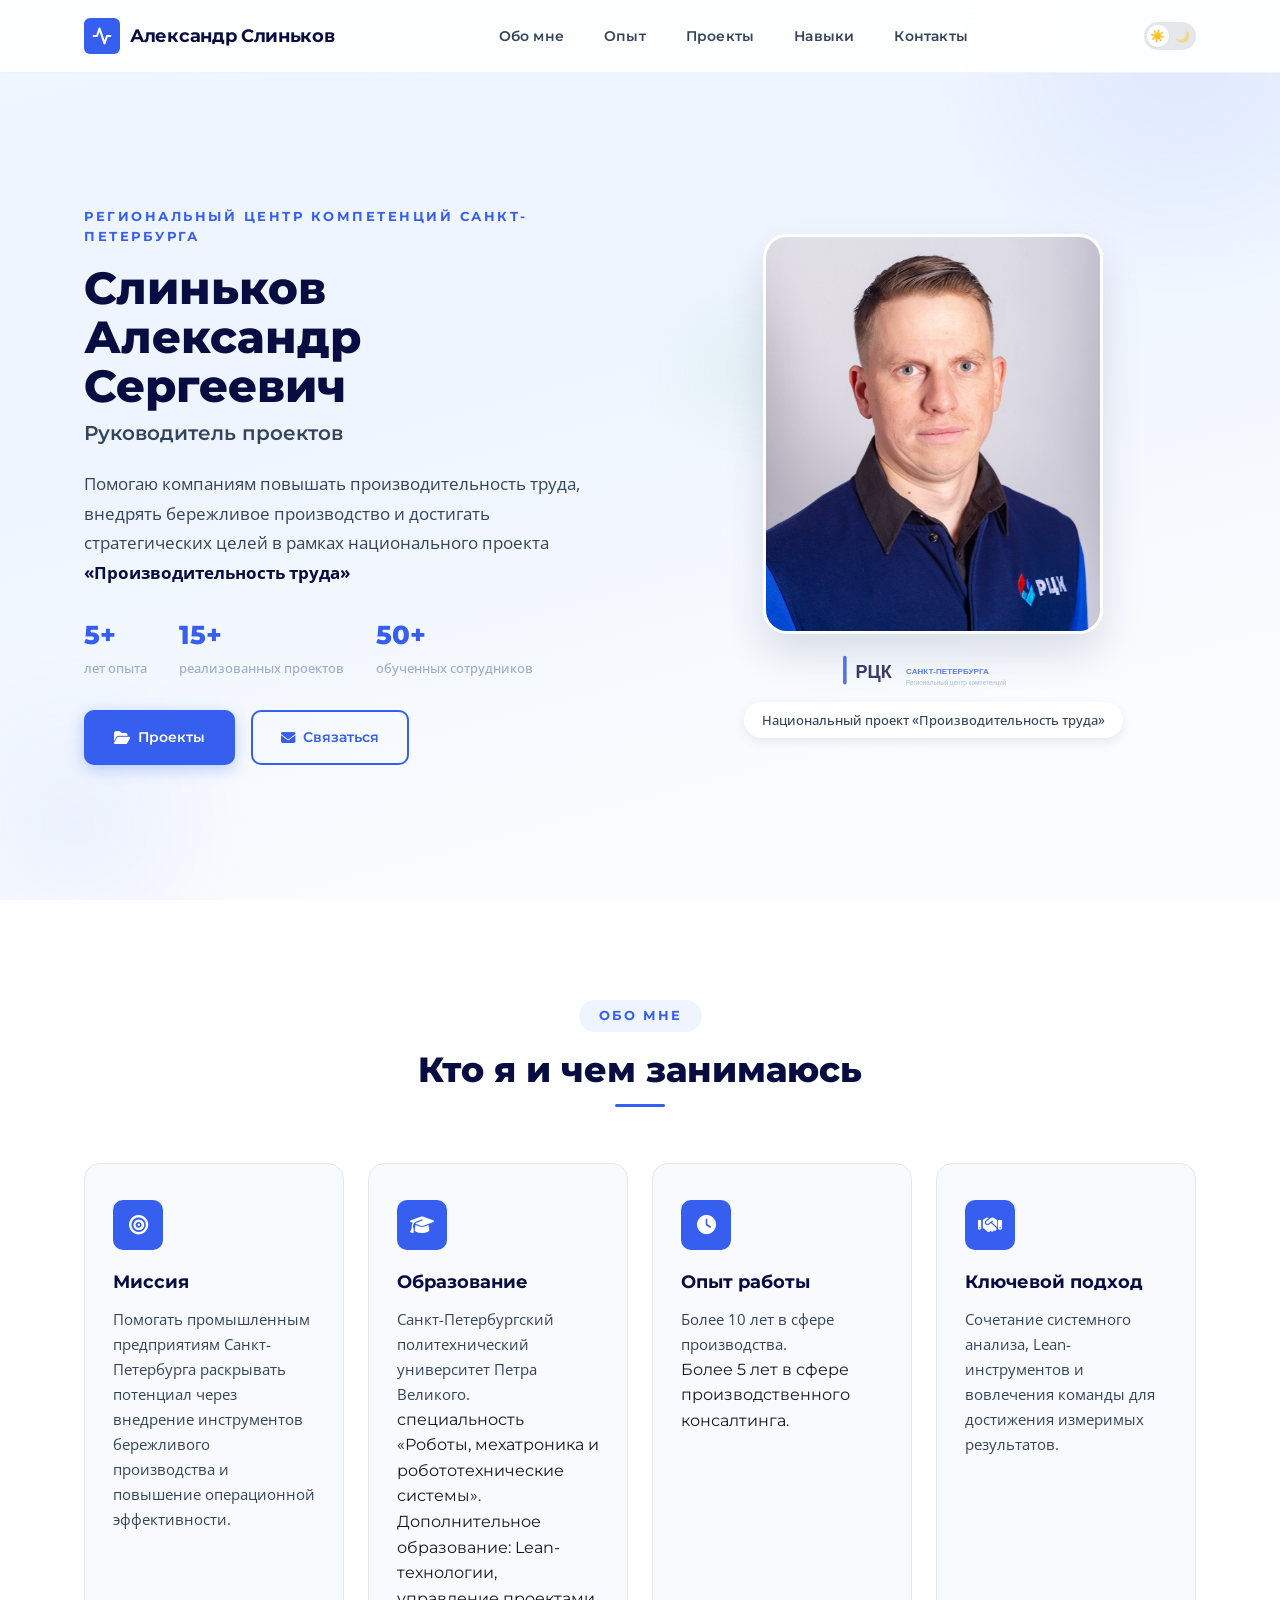
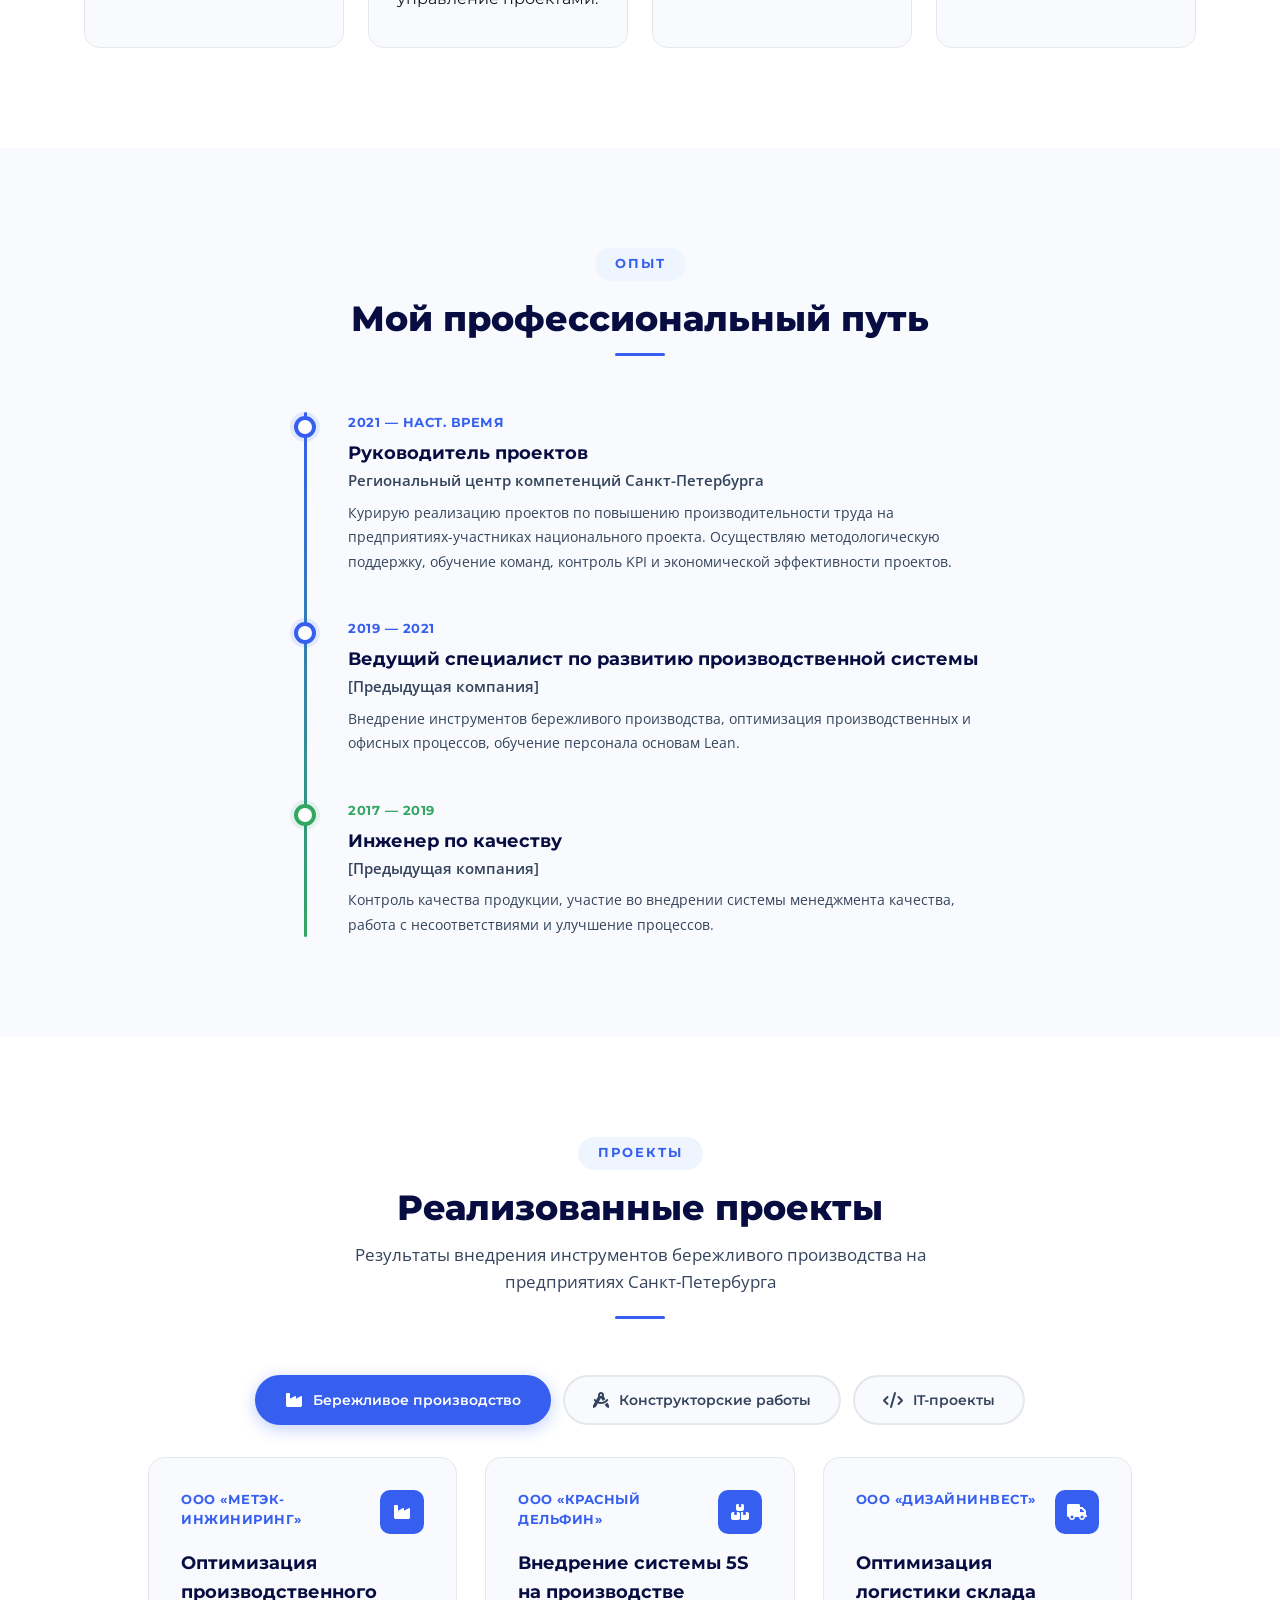
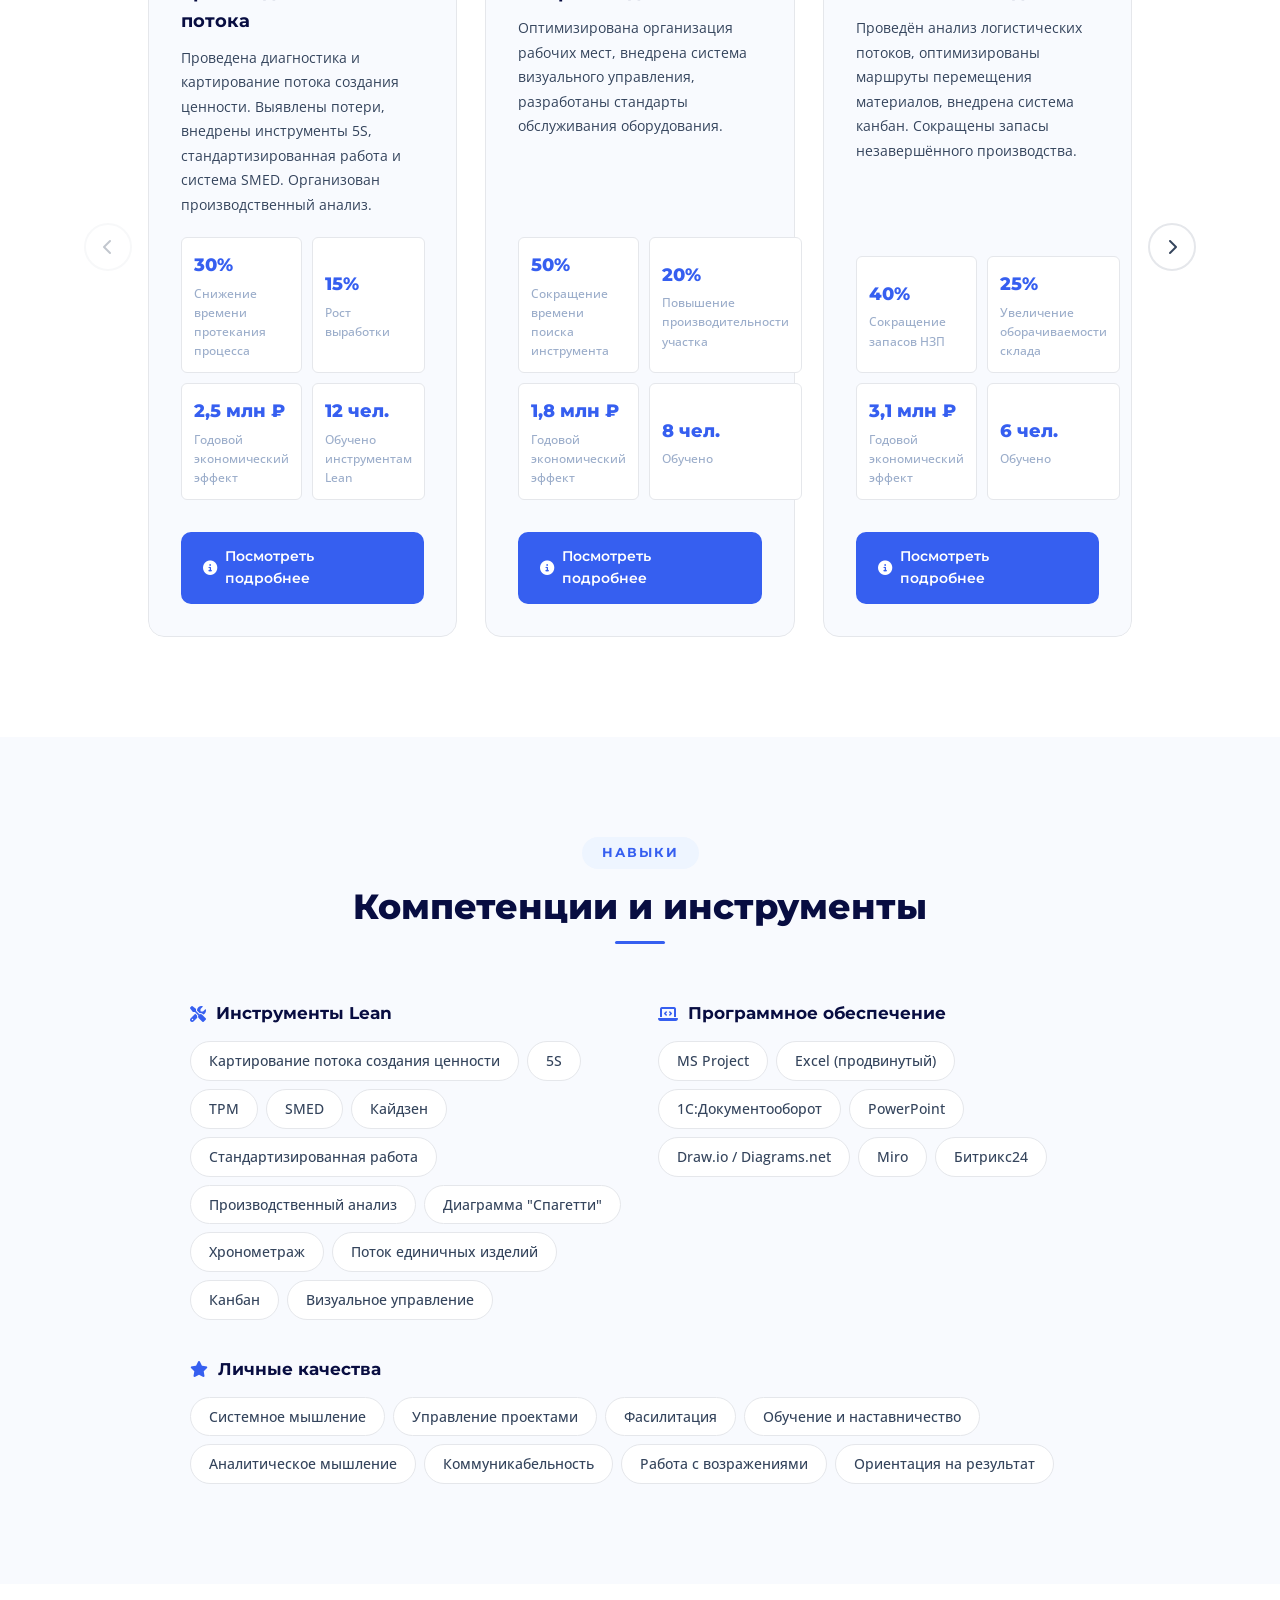
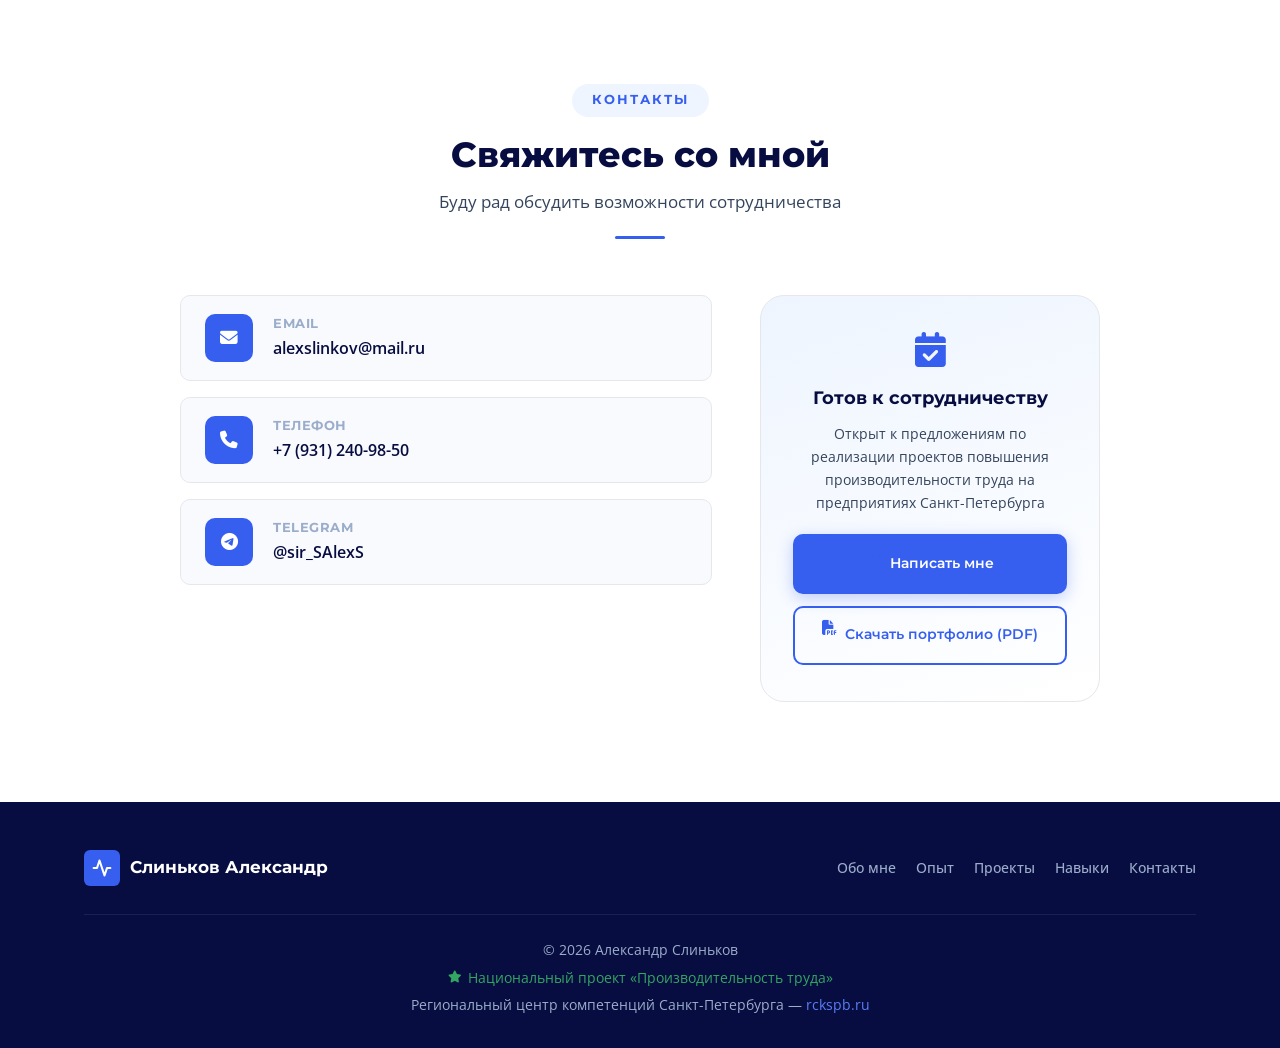
<file: index.html>
<!DOCTYPE html>
<html lang="ru">
<head>
    <meta charset="UTF-8">
    <meta name="viewport" content="width=device-width, initial-scale=1.0">
    <title>Слиньков Александр | Портфолио — РЦК Санкт-Петербурга</title>
    <link rel="stylesheet" href="css/style.css">
    <link rel="preconnect" href="https://fonts.googleapis.com">
    <link rel="preconnect" href="https://fonts.gstatic.com" crossorigin>
    <link href="https://fonts.googleapis.com/css2?family=Montserrat:wght@400;500;600;700;800&family=Open+Sans:wght@400;500;600;700&display=swap" rel="stylesheet">
    <link rel="stylesheet" href="https://cdnjs.cloudflare.com/ajax/libs/font-awesome/6.5.0/css/all.min.css" media="print" onload="this.media='all'">
    <noscript><link rel="stylesheet" href="https://cdnjs.cloudflare.com/ajax/libs/font-awesome/6.5.0/css/all.min.css"></noscript>
</head>
<body>

    <!-- Header / Навигация -->
    <header class="header" id="header">
        <div class="container">
            <nav class="nav">
                <a href="#" class="logo">
                    <span class="logo-icon">
                        <svg width="20" height="20" viewBox="0 0 24 24" fill="none" stroke="currentColor" stroke-width="2.5" stroke-linecap="round" stroke-linejoin="round">
                            <polyline points="22 12 18 12 15 21 9 3 6 12 2 12"></polyline>
                        </svg>
                    </span>
                    <span class="logo-text">Александр Слиньков</span>
                </a>
                <ul class="nav-list" id="navList">
                    <li><a href="#hero" class="nav-link">Обо мне</a></li>
                    <li><a href="#experience" class="nav-link">Опыт</a></li>
                    <li><a href="#projects" class="nav-link">Проекты</a></li>
                    <li><a href="#skills" class="nav-link">Навыки</a></li>
                    <li><a href="#contact" class="nav-link">Контакты</a></li>
                </ul>
                <button class="theme-toggle" id="themeToggle" aria-label="Переключить тему">
                    <span class="theme-toggle-icon sun">☀️</span>
                    <span class="theme-toggle-icon moon">🌙</span>
                </button>
                <button class="burger" id="burger" aria-label="Меню">
                    <span></span><span></span><span></span>
                </button>
            </nav>
        </div>
    </header>

    <!-- Hero -->
    <section class="hero" id="hero">
        <div class="container">
            <div class="hero-content">
                <div class="hero-text">
                    <p class="hero-label">Региональный центр компетенций Санкт-Петербурга</p>
                    <h1 class="hero-title">
                        <span class="hero-name" id="heroName">Слиньков Александр Сергеевич</span>
                        <span class="hero-role">Руководитель проектов</span>
                    </h1>
                    <p class="hero-desc" id="heroDesc">
                        Помогаю компаниям повышать производительность труда, внедрять бережливое производство 
                        и достигать стратегических целей в рамках национального проекта 
                        <strong>«Производительность труда»</strong>
                    </p>
                    <div class="hero-stats">
                        <div class="hero-stat">
                            <span class="hero-stat-value">5+</span>
                            <span class="hero-stat-label">лет опыта</span>
                        </div>
                        <div class="hero-stat">
                            <span class="hero-stat-value">15+</span>
                            <span class="hero-stat-label">реализованных проектов</span>
                        </div>
                        <div class="hero-stat">
                            <span class="hero-stat-value">50+</span>
                            <span class="hero-stat-label">обученных сотрудников</span>
                        </div>
                    </div>
                    <div class="hero-btns">
                        <a href="#projects" class="btn btn-primary">
                            <i class="fas fa-folder-open"></i> Проекты
                        </a>
                        <a href="#contact" class="btn btn-outline">
                            <i class="fas fa-envelope"></i> Связаться
                        </a>
                    </div>
                </div>
                <div class="hero-photo">
                    <div class="photo-frame" id="photoFrame">
                        <div class="photo-placeholder">
                            <i class="fas fa-user-circle"></i>
                        </div>
                    </div>
                    <div class="hero-brands">
                        <img src="img/rck-logo.svg" alt="РЦК" class="brand-logo" onerror="this.style.display='none'">
                        <span class="hero-badge">Национальный проект «Производительность труда»</span>
                    </div>
                </div>
            </div>
        </div>
        <div class="hero-shapes">
            <div class="hero-shape hero-shape-1"></div>
            <div class="hero-shape hero-shape-2"></div>
            <div class="hero-shape hero-shape-3"></div>
        </div>
    </section>

    <!-- About -->
    <section class="section about" id="about">
        <div class="container">
            <div class="section-header">
                <span class="section-tag">Обо мне</span>
                <h2 class="section-title">Кто я и чем занимаюсь</h2>
                <div class="section-divider"></div>
            </div>
            <div class="about-grid">
                <div class="about-card">
                    <div class="about-icon"><i class="fas fa-bullseye"></i></div>
                    <h3>Миссия</h3>
                    <p id="aboutMission">Помогать промышленным предприятиям Санкт-Петербурга раскрывать потенциал через внедрение инструментов бережливого производства и повышение операционной эффективности.</p>
                </div>
                <div class="about-card">
                    <div class="about-icon"><i class="fas fa-graduation-cap"></i></div>
                    <h3>Образование</h3>
                    <p id="aboutEducation">Санкт-Петербургский политехнический университет Петра Великого.</p>специальность «Роботы, мехатроника и робототехнические системы». Дополнительное образование: Lean-технологии, управление проектами.</p>
                </div>
                <div class="about-card">
                    <div class="about-icon"><i class="fas fa-clock"></i></div>
                    <h3>Опыт работы</h3>
                    <p id="aboutExperience">Более 10 лет в сфере производства.</p>Более 5 лет в сфере производственного консалтинга.</p> 
                </div>
                <div class="about-card">
                    <div class="about-icon"><i class="fas fa-handshake"></i></div>
                    <h3>Ключевой подход</h3>
                    <p id="aboutApproach">Сочетание системного анализа, Lean-инструментов и вовлечения команды для достижения измеримых результатов.</p>
                </div>
            </div>
        </div>
    </section>

    <!-- Experience -->
    <section class="section experience" id="experience">
        <div class="container">
            <div class="section-header">
                <span class="section-tag">Опыт</span>
                <h2 class="section-title">Мой профессиональный путь</h2>
                <div class="section-divider"></div>
            </div>
            <div class="timeline" id="timeline"></div>
        </div>
    </section>

    <!-- Projects -->
    <section class="section projects" id="projects">
        <div class="container">
            <div class="section-header">
                <span class="section-tag">Проекты</span>
                <h2 class="section-title">Реализованные проекты</h2>
                <p class="section-subtitle">Результаты внедрения инструментов бережливого производства на предприятиях Санкт-Петербурга</p>
                <div class="section-divider"></div>
            </div>
            <div class="projects-tabs">
                <button class="projects-tab active" data-tab="lean">
                    <i class="fas fa-industry"></i>
                    Бережливое производство
                </button>
                <button class="projects-tab" data-tab="engineering">
                    <i class="fas fa-drafting-compass"></i>
                    Конструкторские работы
                </button>
                <button class="projects-tab" data-tab="it">
                    <i class="fas fa-code"></i>
                    IT-проекты
                </button>
            </div>
            <div class="projects-carousel">
                <button class="carousel-btn carousel-prev" id="carouselPrev" aria-label="Предыдущий">
                    <i class="fas fa-chevron-left"></i>
                </button>
                <div class="projects-carousel-viewport">
                    <div class="projects-carousel-track" id="projectsTrack"></div>
                </div>
                <button class="carousel-btn carousel-next" id="carouselNext" aria-label="Следующий">
                    <i class="fas fa-chevron-right"></i>
                </button>
            </div>
        </div>
    </section>

    <!-- Skills -->
    <section class="section skills" id="skills">
        <div class="container">
            <div class="section-header">
                <span class="section-tag">Навыки</span>
                <h2 class="section-title">Компетенции и инструменты</h2>
                <div class="section-divider"></div>
            </div>
            <div class="skills-content">
                <div class="skills-row">
                    <div class="skills-category">
                        <h3><i class="fas fa-tools"></i> Инструменты Lean</h3>
                        <div class="skills-tags" id="skillsLean"></div>
                    </div>
                    <div class="skills-category">
                        <h3><i class="fas fa-laptop-code"></i> Программное обеспечение</h3>
                        <div class="skills-tags" id="skillsSoftware"></div>
                    </div>
                </div>
                <div class="skills-category skills-category-full">
                    <h3><i class="fas fa-star"></i> Личные качества</h3>
                    <div class="skills-tags" id="skillsPersonal"></div>
                </div>
            </div>
        </div>
    </section>

    <!-- Contact -->
    <section class="section contact" id="contact">
        <div class="container">
            <div class="section-header">
                <span class="section-tag">Контакты</span>
                <h2 class="section-title">Свяжитесь со мной</h2>
                <p class="section-subtitle">Буду рад обсудить возможности сотрудничества</p>
                <div class="section-divider"></div>
            </div>
            <div class="contact-content">
                <div class="contact-info">
                    <div class="contact-item">
                        <div class="contact-icon"><i class="fas fa-envelope"></i></div>
                        <div>
                            <h4>Email</h4>
                            <a href="#" id="contactEmail" data-contact="email">[email]</a>
                        </div>
                    </div>
                    <div class="contact-item">
                        <div class="contact-icon"><i class="fas fa-phone"></i></div>
                        <div>
                            <h4>Телефон</h4>
                            <a href="#" id="contactPhone" data-contact="phone">[телефон]</a>
                        </div>
                    </div>
                    <div class="contact-item">
                        <div class="contact-icon"><i class="fab fa-telegram"></i></div>
                        <div>
                            <h4>Telegram</h4>
                            <a href="#" id="contactTelegram" data-contact="telegram">[@username]</a>
                        </div>
                    </div>
                </div>
                <div class="contact-cta">
                    <div class="cta-card">
                        <i class="fas fa-calendar-check"></i>
                        <h3>Готов к сотрудничеству</h3>
                        <p>Открыт к предложениям по реализации проектов повышения производительности труда на предприятиях Санкт-Петербурга</p>
                        <a href="mailto:alexslinkov@mail.ru" class="btn btn-primary">
                            <i class="fas fa-envelope"></i> Написать мне
                        </a>
                        <a href="#" id="downloadPdfBtn" class="btn btn-outline" style="margin-top: 12px;">
                            <i class="fas fa-file-pdf"></i> Скачать портфолио (PDF)
                        </a>
                    </div>
                </div>
            </div>
        </div>
    </section>

    <!-- Footer -->
    <footer class="footer">
        <div class="container">
            <div class="footer-top">
                <div class="footer-brand">
                    <span class="footer-logo">
                        <svg width="20" height="20" viewBox="0 0 24 24" fill="none" stroke="currentColor" stroke-width="2.5" stroke-linecap="round" stroke-linejoin="round">
                            <polyline points="22 12 18 12 15 21 9 3 6 12 2 12"></polyline>
                        </svg>
                    </span>
                    <span>Слиньков Александр</span>
                </div>
                <div class="footer-links">
                    <a href="#hero">Обо мне</a>
                    <a href="#experience">Опыт</a>
                    <a href="#projects">Проекты</a>
                    <a href="#skills">Навыки</a>
                    <a href="#contact">Контакты</a>
                </div>
            </div>
            <div class="footer-bottom">
                <p>&copy; <span id="year"></span> Александр Слиньков </p>
                <p class="footer-np">
                    <i class="fas fa-star"></i> Национальный проект «Производительность труда»
                </p>
                <p class="footer-rck">Региональный центр компетенций Санкт-Петербурга — <a href="https://rckspb.ru" target="_blank" rel="noopener">rckspb.ru</a></p>
            </div>
        </div>
    </footer>

    <script src="js/data.js"></script>
    <script src="js/script.js"></script>
    <script src="js/projects.js"></script>
</body>
</html>
</file>
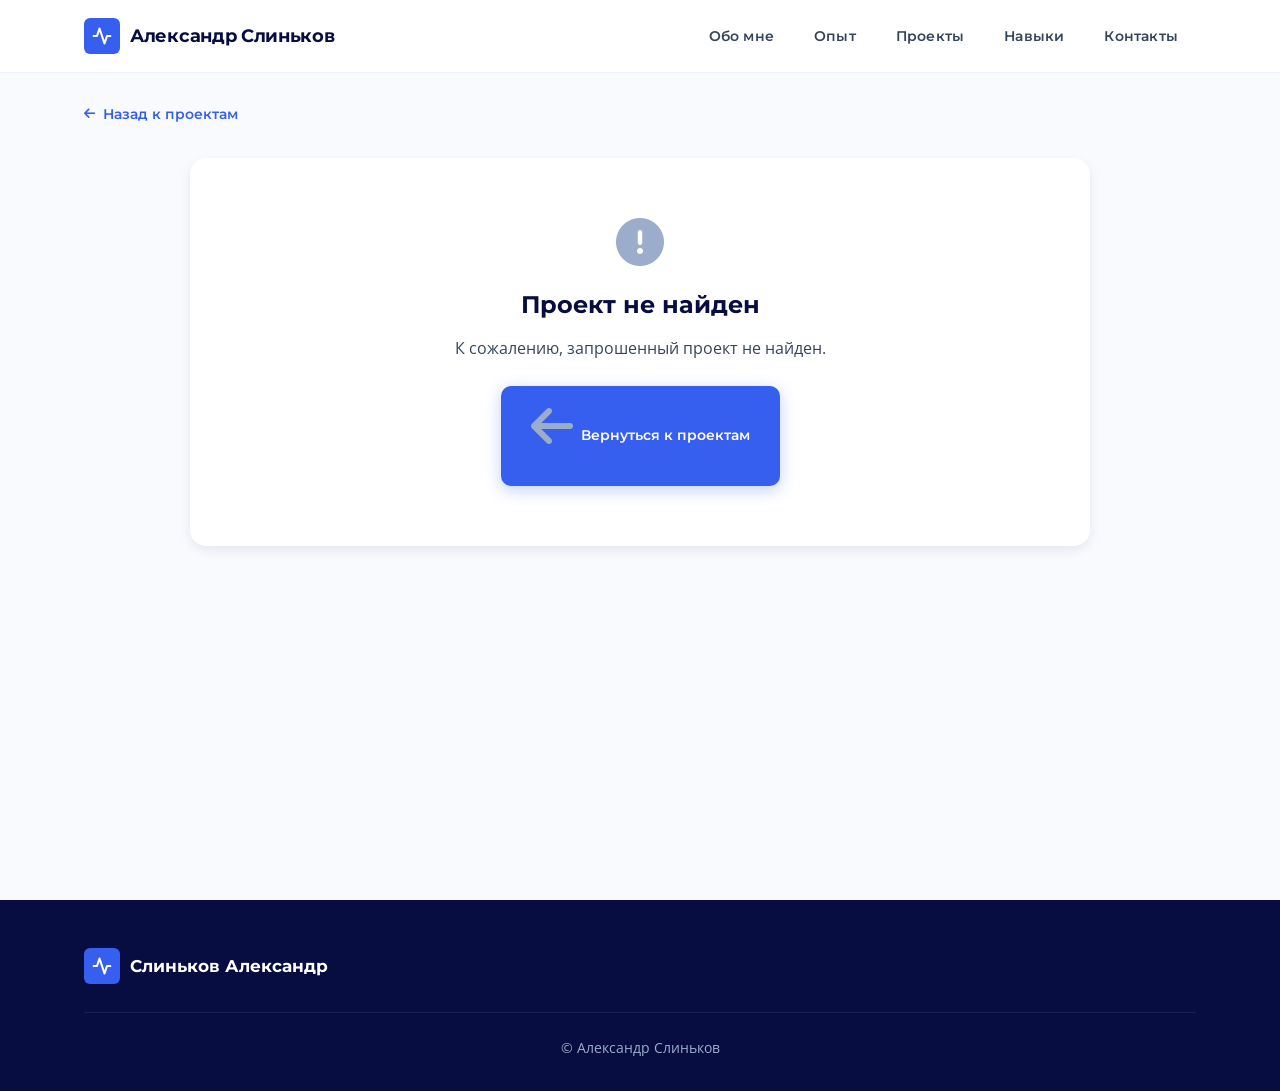
<file: project.html>
<!DOCTYPE html>
<html lang="ru">
<head>
    <meta charset="UTF-8">
    <meta name="viewport" content="width=device-width, initial-scale=1.0">
    <title>Проект | Портфолио</title>
    <link rel="stylesheet" href="css/style.css">
    <link rel="preconnect" href="https://fonts.googleapis.com">
    <link rel="preconnect" href="https://fonts.gstatic.com" crossorigin>
    <link href="https://fonts.googleapis.com/css2?family=Montserrat:wght@400;500;600;700;800&family=Open+Sans:wght@400;500;600;700&display=swap" rel="stylesheet">
    <link rel="stylesheet" href="https://cdnjs.cloudflare.com/ajax/libs/font-awesome/6.5.0/css/all.min.css" media="print" onload="this.media='all'">
    <noscript><link rel="stylesheet" href="https://cdnjs.cloudflare.com/ajax/libs/font-awesome/6.5.0/css/all.min.css"></noscript>
</head>
<body>

    <!-- Header / Навигация -->
    <header class="header" id="header">
        <div class="container">
            <nav class="nav">
                <a href="index.html" class="logo">
                    <span class="logo-icon">
                        <svg width="20" height="20" viewBox="0 0 24 24" fill="none" stroke="currentColor" stroke-width="2.5" stroke-linecap="round" stroke-linejoin="round">
                            <polyline points="22 12 18 12 15 21 9 3 6 12 2 12"></polyline>
                        </svg>
                    </span>
                    <span class="logo-text">Александр Слиньков</span>
                </a>
                <ul class="nav-list" id="navList">
                    <li><a href="index.html#hero" class="nav-link">Обо мне</a></li>
                    <li><a href="index.html#experience" class="nav-link">Опыт</a></li>
                    <li><a href="index.html#projects" class="nav-link">Проекты</a></li>
                    <li><a href="index.html#skills" class="nav-link">Навыки</a></li>
                    <li><a href="index.html#contact" class="nav-link">Контакты</a></li>
                </ul>
                <button class="burger" id="burger" aria-label="Меню">
                    <span></span><span></span><span></span>
                </button>
            </nav>
        </div>
    </header>

    <!-- Project Detail -->
    <section class="section project-detail">
        <div class="container">
            <a href="index.html#projects" class="back-link">
                <i class="fas fa-arrow-left"></i>
                Назад к проектам
            </a>
            
            <div class="project-detail-content" id="projectDetail">
                <!-- Контент загружается динамически -->
            </div>
        </div>
    </section>

    <!-- Footer -->
    <footer class="footer">
        <div class="container">
            <div class="footer-top">
                <div class="footer-brand">
                    <span class="footer-logo">
                        <svg width="20" height="20" viewBox="0 0 24 24" fill="none" stroke="currentColor" stroke-width="2.5" stroke-linecap="round" stroke-linejoin="round">
                            <polyline points="22 12 18 12 15 21 9 3 6 12 2 12"></polyline>
                        </svg>
                    </span>
                    <span>Слиньков Александр</span>
                </div>
            </div>
            <div class="footer-bottom">
                <p>&copy; <span id="year"></span> Александр Слиньков</p>
            </div>
        </div>
    </footer>

    <script src="js/data.js"></script>
    <script src="js/project-detail.js"></script>
</body>
</html>
</file>
<file: css/style.css>
/* =============================================
   СТИЛИ ПОРТФОЛИО — Корпоративный стиль РЦК
   Цветовая палитра и шрифты с сайта rckspb.ru
   ============================================= */

/* ===== RESET & BASE ===== */
*,
*::before,
*::after {
    margin: 0;
    padding: 0;
    box-sizing: border-box;
}

:root {
    /* Основные цвета РЦК */
    --primary: #365FF0;
    --primary-dark: #2348C4;
    --primary-light: #5A7DF5;
    --primary-bg: #EEF5FF;

    /* Дополнительные цвета */
    --accent: #33A661;
    --accent-warm: #F2CF68;

    /* Тёмные */
    --dark-primary: #080D41;
    --dark-secondary: #4B6B9B;
    --content-primary: #111822;
    --content-secondary: #34445C;
    --supporting: #9BADCA;

    /* Серые */
    --gray-900: #111822;
    --gray-800: #1f2937;
    --gray-700: #34445C;
    --gray-600: #4B6B9B;
    --gray-500: #6b7280;
    --gray-400: #9BADCA;
    --gray-300: #D8E1EF;
    --gray-200: #e5e7eb;
    --gray-100: #f3f4f6;
    --gray-50: #F8FAFE;
    --white: #ffffff;

    /* Тени */
    --shadow-sm: 0 1px 2px rgba(8, 13, 65, 0.05);
    --shadow-md: 0 4px 12px rgba(8, 13, 65, 0.08);
    --shadow-lg: 0 10px 24px rgba(8, 13, 65, 0.1);
    --shadow-xl: 0 20px 40px rgba(8, 13, 65, 0.12);

    /* Скругления */
    --radius-sm: 6px;
    --radius-md: 10px;
    --radius-lg: 16px;
    --radius-xl: 24px;

    /* Анимация */
    --transition: 0.3s cubic-bezier(0.4, 0, 0.2, 1);
}

/* ===== ТЁМНАЯ ТЕМА ===== */
[data-theme="dark"] {
    --primary: #5A7DF5;
    --primary-dark: #365FF0;
    --primary-light: #8099F8;
    --primary-bg: #1A2245;

    --dark-primary: #E8ECF4;
    --dark-secondary: #9BADCA;
    --content-primary: #E8ECF4;
    --content-secondary: #B0C0D8;
    --supporting: #6B7FA0;

    --gray-900: #E8ECF4;
    --gray-800: #C8D4E6;
    --gray-700: #B0C0D8;
    --gray-600: #8A9FBF;
    --gray-500: #6B7FA0;
    --gray-400: #546888;
    --gray-300: #3A4A66;
    --gray-200: #2A3852;
    --gray-100: #1E2A40;
    --gray-50: #131D30;
    --white: #162033;

    --shadow-sm: 0 1px 2px rgba(0, 0, 0, 0.3);
    --shadow-md: 0 4px 12px rgba(0, 0, 0, 0.35);
    --shadow-lg: 0 10px 24px rgba(0, 0, 0, 0.4);
    --shadow-xl: 0 20px 40px rgba(0, 0, 0, 0.5);
}

/* Переключатель темы */
.theme-toggle {
    position: relative;
    width: 52px;
    height: 28px;
    background: var(--gray-200);
    border-radius: 28px;
    border: none;
    cursor: pointer;
    transition: var(--transition);
    margin-left: 12px;
    flex-shrink: 0;
}

.theme-toggle::after {
    content: '';
    position: absolute;
    top: 3px;
    left: 3px;
    width: 22px;
    height: 22px;
    background: var(--white);
    border-radius: 50%;
    transition: var(--transition);
    box-shadow: var(--shadow-sm);
}

[data-theme="dark"] .theme-toggle {
    background: var(--primary);
}

[data-theme="dark"] .theme-toggle::after {
    left: 27px;
    background: var(--white);
}

.theme-toggle-icon {
    position: absolute;
    top: 50%;
    transform: translateY(-50%);
    font-size: 0.75rem;
    pointer-events: none;
    z-index: 1;
    transition: var(--transition);
}

.theme-toggle-icon.sun {
    left: 6px;
    color: #F59E0B;
    opacity: 1;
}

.theme-toggle-icon.moon {
    right: 6px;
    color: #6B7280;
    opacity: 0.5;
}

[data-theme="dark"] .theme-toggle-icon.sun {
    opacity: 0.5;
}

[data-theme="dark"] .theme-toggle-icon.moon {
    opacity: 1;
    color: #FDE68A;
}

/* Тёмная тема: Header */
[data-theme="dark"] .header {
    background: rgba(22, 32, 51, 0.92);
    border-bottom-color: rgba(42, 56, 82, 0.6);
}

[data-theme="dark"] .header.scrolled {
    border-bottom-color: rgba(54, 95, 240, 0.2);
}

[data-theme="dark"] .burger span {
    background: #E8ECF4;
}

/* Тёмная тема: Hero */
[data-theme="dark"] .hero {
    background: linear-gradient(165deg, #0B1120 0%, #131D30 40%, #162033 80%);
}

[data-theme="dark"] .hero-desc strong {
    color: #E8ECF4;
}

[data-theme="dark"] .hero-badge {
    background: #1E2A40;
    color: #B0C0D8;
    box-shadow: 0 4px 12px rgba(0, 0, 0, 0.3);
}

/* Тёмная тема: Footer */
[data-theme="dark"] .footer {
    background: #060B18;
}

[data-theme="dark"] .footer-brand {
    color: #ffffff;
}

[data-theme="dark"] .footer-links a {
    color: #9BADCA;
}

[data-theme="dark"] .footer-links a:hover {
    color: #ffffff;
}

/* Тёмная тема: CTA card */
[data-theme="dark"] .cta-card {
    background: linear-gradient(160deg, #1A2245, #162033);
    border-color: #2A3852;
}

html {
    scroll-behavior: smooth;
    scroll-padding-top: 80px;
}

body {
    font-family: 'Montserrat', 'Open Sans', -apple-system, BlinkMacSystemFont, sans-serif;
    background: var(--gray-50);
    color: var(--content-primary);
    line-height: 1.6;
    overflow-x: hidden;
}

a {
    text-decoration: none;
    color: inherit;
}

ul {
    list-style: none;
}

img {
    max-width: 100%;
    display: block;
}

.container {
    max-width: 1160px;
    margin: 0 auto;
    padding: 0 24px;
}

.section {
    padding: 100px 0;
}

.section-header {
    text-align: center;
    margin-bottom: 56px;
}

.section-tag {
    display: inline-flex;
    align-items: center;
    background: var(--primary-bg);
    color: var(--primary);
    font-family: 'Montserrat', sans-serif;
    font-size: 0.8rem;
    font-weight: 700;
    text-transform: uppercase;
    letter-spacing: 2px;
    padding: 6px 20px;
    border-radius: 50px;
    margin-bottom: 16px;
}

.section-title {
    font-family: 'Montserrat', sans-serif;
    font-size: 2.2rem;
    font-weight: 800;
    color: var(--dark-primary);
    margin-bottom: 12px;
    line-height: 1.25;
}

.section-subtitle {
    font-family: 'Open Sans', sans-serif;
    font-size: 1.05rem;
    color: var(--content-secondary);
    max-width: 620px;
    margin: 0 auto 20px;
    line-height: 1.6;
}

.section-divider {
    width: 50px;
    height: 3px;
    background: var(--primary);
    border-radius: 3px;
    margin: 0 auto;
}

/* ===== HEADER ===== */
.header {
    position: fixed;
    top: 0;
    left: 0;
    right: 0;
    z-index: 1000;
    background: rgba(255, 255, 255, 0.92);
    backdrop-filter: blur(20px);
    -webkit-backdrop-filter: blur(20px);
    border-bottom: 1px solid rgba(222, 234, 255, 0.5);
    transition: var(--transition);
}

.header.scrolled {
    box-shadow: var(--shadow-md);
    border-bottom-color: var(--primary-bg);
}

.nav {
    display: flex;
    align-items: center;
    justify-content: space-between;
    height: 72px;
}

.logo {
    display: flex;
    align-items: center;
    gap: 10px;
    font-family: 'Montserrat', sans-serif;
    font-weight: 700;
    font-size: 1.15rem;
    color: var(--dark-primary);
}

.logo-icon {
    width: 36px;
    height: 36px;
    display: flex;
    align-items: center;
    justify-content: center;
    background: var(--primary);
    color: var(--white);
    border-radius: var(--radius-sm);
}

.logo-text {
    letter-spacing: -0.3px;
}

.nav-list {
    display: flex;
    gap: 4px;
}

.nav-link {
    padding: 8px 18px;
    font-family: 'Montserrat', sans-serif;
    font-size: 0.85rem;
    font-weight: 600;
    color: var(--content-secondary);
    border-radius: var(--radius-sm);
    transition: var(--transition);
    letter-spacing: 0.2px;
}

.nav-link:hover {
    color: var(--primary);
    background: var(--primary-bg);
}

.burger {
    display: none;
    flex-direction: column;
    gap: 5px;
    background: none;
    border: none;
    cursor: pointer;
    padding: 4px;
}

.burger span {
    display: block;
    width: 24px;
    height: 2.5px;
    background: var(--dark-primary);
    border-radius: 3px;
    transition: var(--transition);
}

.burger.active span:nth-child(1) {
    transform: rotate(45deg) translate(5px, 5px);
}

.burger.active span:nth-child(2) {
    opacity: 0;
}

.burger.active span:nth-child(3) {
    transform: rotate(-45deg) translate(5px, -5px);
}

/* ===== HERO ===== */
.hero {
    min-height: 100vh;
    display: flex;
    align-items: center;
    position: relative;
    overflow: hidden;
    padding-top: 72px;
    background: linear-gradient(165deg, #F0F5FF 0%, #EEF5FF 40%, #FAFCFE 80%);
}

.hero-content {
    display: grid;
    grid-template-columns: 1fr 1fr;
    gap: 60px;
    align-items: center;
    position: relative;
    z-index: 2;
}

.hero-label {
    font-family: 'Montserrat', sans-serif;
    font-size: 0.8rem;
    font-weight: 700;
    color: var(--primary);
    text-transform: uppercase;
    letter-spacing: 2.5px;
    margin-bottom: 16px;
}

.hero-title {
    display: flex;
    flex-direction: column;
    gap: 6px;
    margin-bottom: 20px;
}

.hero-name {
    font-family: 'Montserrat', sans-serif;
    font-size: 2.8rem;
    font-weight: 800;
    color: var(--dark-primary);
    line-height: 1.1;
}

.hero-role {
    font-family: 'Montserrat', sans-serif;
    font-size: 1.25rem;
    font-weight: 600;
    color: var(--content-secondary);
}

.hero-desc {
    font-family: 'Open Sans', sans-serif;
    font-size: 1.05rem;
    color: var(--content-secondary);
    line-height: 1.75;
    margin-bottom: 28px;
    max-width: 520px;
}

.hero-desc strong {
    color: var(--dark-primary);
    font-weight: 700;
}

.hero-stats {
    display: flex;
    gap: 32px;
    margin-bottom: 32px;
    flex-wrap: wrap;
}

.hero-stat {
    display: flex;
    flex-direction: column;
    gap: 2px;
}

.hero-stat-value {
    font-family: 'Montserrat', sans-serif;
    font-size: 1.6rem;
    font-weight: 800;
    color: var(--primary);
}

.hero-stat-label {
    font-family: 'Open Sans', sans-serif;
    font-size: 0.8rem;
    color: var(--supporting);
    font-weight: 500;
}

.hero-btns {
    display: flex;
    gap: 16px;
    flex-wrap: wrap;
}

.btn {
    display: inline-flex;
    align-items: center;
    gap: 8px;
    padding: 14px 28px;
    font-family: 'Montserrat', sans-serif;
    font-size: 0.9rem;
    font-weight: 600;
    border-radius: var(--radius-md);
    transition: var(--transition);
    border: 2px solid transparent;
    cursor: pointer;
}

.btn-primary {
    background: var(--primary);
    color: var(--white);
    box-shadow: 0 4px 16px rgba(54, 95, 240, 0.3);
}

.btn-primary:hover {
    background: var(--primary-dark);
    transform: translateY(-2px);
    box-shadow: 0 8px 28px rgba(54, 95, 240, 0.4);
}

.btn-outline {
    background: transparent;
    color: var(--primary);
    border: 2px solid var(--primary);
}

.btn-outline:hover {
    background: var(--primary);
    color: var(--white);
}

.hero-photo {
    display: flex;
    flex-direction: column;
    align-items: center;
    gap: 20px;
}

.photo-frame {
    width: 340px;
    height: 400px;
    border-radius: var(--radius-xl);
    overflow: hidden;
    position: relative;
    box-shadow: var(--shadow-xl);
    background: var(--white);
    border: 3px solid var(--white);
}

.photo-frame img {
    width: 100%;
    height: 100%;
    object-fit: cover;
}

.photo-placeholder {
    width: 100%;
    height: 100%;
    display: flex;
    align-items: center;
    justify-content: center;
    background: linear-gradient(160deg, var(--primary-bg), #ffffff);
}

.photo-placeholder i {
    font-size: 5rem;
    color: var(--gray-300);
}

.hero-brands {
    display: flex;
    flex-direction: column;
    align-items: center;
    gap: 12px;
}

.brand-logo {
    height: 36px;
    opacity: 0.8;
}

.hero-badge {
    display: inline-flex;
    align-items: center;
    gap: 8px;
    padding: 8px 18px;
    background: var(--white);
    border-radius: 50px;
    box-shadow: var(--shadow-md);
    font-family: 'Open Sans', sans-serif;
    font-size: 0.8rem;
    font-weight: 500;
    color: var(--content-secondary);
}

.hero-shapes {
    position: absolute;
    inset: 0;
    pointer-events: none;
    overflow: hidden;
}

.hero-shape {
    position: absolute;
    border-radius: 50%;
}

.hero-shape-1 {
    width: 500px;
    height: 500px;
    background: radial-gradient(circle, rgba(54, 95, 240, 0.08) 0%, transparent 70%);
    top: -200px;
    right: -150px;
}

.hero-shape-2 {
    width: 350px;
    height: 350px;
    background: radial-gradient(circle, rgba(54, 95, 240, 0.05) 0%, transparent 70%);
    bottom: -100px;
    left: -100px;
}

.hero-shape-3 {
    width: 200px;
    height: 200px;
    background: radial-gradient(circle, rgba(51, 166, 97, 0.06) 0%, transparent 70%);
    top: 30%;
    left: 50%;
}

/* ===== ABOUT ===== */
.about {
    background: var(--white);
}

.about-grid {
    display: grid;
    grid-template-columns: repeat(auto-fit, minmax(260px, 1fr));
    gap: 24px;
}

.about-card {
    padding: 36px 28px;
    background: var(--gray-50);
    border-radius: var(--radius-lg);
    transition: var(--transition);
    border: 1px solid var(--gray-200);
}

.about-card:hover {
    transform: translateY(-4px);
    box-shadow: var(--shadow-lg);
    border-color: var(--primary);
}

.about-icon {
    width: 50px;
    height: 50px;
    display: flex;
    align-items: center;
    justify-content: center;
    background: var(--primary);
    border-radius: var(--radius-md);
    color: var(--white);
    font-size: 1.2rem;
    margin-bottom: 18px;
}

.about-card h3 {
    font-family: 'Montserrat', sans-serif;
    font-size: 1.1rem;
    font-weight: 700;
    color: var(--dark-primary);
    margin-bottom: 10px;
}

.about-card p {
    font-family: 'Open Sans', sans-serif;
    font-size: 0.92rem;
    color: var(--content-secondary);
    line-height: 1.7;
}

/* ===== EXPERIENCE (TIMELINE) ===== */
.experience {
    background: var(--gray-50);
}

.timeline {
    position: relative;
    max-width: 720px;
    margin: 0 auto;
}

.timeline::before {
    content: '';
    position: absolute;
    left: 24px;
    top: 0;
    bottom: 0;
    width: 3px;
    background: linear-gradient(180deg, var(--primary), var(--accent));
    border-radius: 3px;
}

.timeline-item {
    position: relative;
    padding-left: 68px;
    padding-bottom: 44px;
}

.timeline-item:last-child {
    padding-bottom: 0;
}

.timeline-dot {
    position: absolute;
    left: 14px;
    top: 4px;
    width: 22px;
    height: 22px;
    background: var(--white);
    border: 4px solid var(--primary);
    border-radius: 50%;
    z-index: 2;
    box-shadow: 0 0 0 4px rgba(54, 95, 240, 0.1);
}

.timeline-item:last-child .timeline-dot {
    border-color: var(--accent);
    box-shadow: 0 0 0 4px rgba(51, 166, 97, 0.1);
}

.timeline-date {
    font-family: 'Montserrat', sans-serif;
    font-size: 0.82rem;
    font-weight: 700;
    color: var(--primary);
    margin-bottom: 6px;
    text-transform: uppercase;
    letter-spacing: 0.5px;
}

.timeline-item:last-child .timeline-date {
    color: var(--accent);
}

.timeline-title {
    font-family: 'Montserrat', sans-serif;
    font-size: 1.1rem;
    font-weight: 700;
    color: var(--dark-primary);
    margin-bottom: 2px;
}

.timeline-company {
    font-family: 'Open Sans', sans-serif;
    font-size: 0.92rem;
    font-weight: 600;
    color: var(--content-secondary);
    margin-bottom: 8px;
}

.timeline-desc {
    font-family: 'Open Sans', sans-serif;
    font-size: 0.9rem;
    color: var(--content-secondary);
    line-height: 1.7;
}

/* ===== PROJECTS ===== */
.projects {
    background: var(--white);
}

/* ===== PROJECTS TABS ===== */
.projects-tabs {
    display: flex;
    justify-content: center;
    gap: 12px;
    margin-bottom: 32px;
    flex-wrap: wrap;
}

.projects-tab {
    display: inline-flex;
    align-items: center;
    gap: 10px;
    padding: 14px 28px;
    background: var(--gray-50);
    border: 2px solid var(--gray-200);
    border-radius: 50px;
    font-family: 'Montserrat', sans-serif;
    font-size: 0.9rem;
    font-weight: 600;
    color: var(--content-secondary);
    cursor: pointer;
    transition: var(--transition);
    white-space: nowrap;
}

.projects-tab i {
    font-size: 1rem;
}

.projects-tab:hover {
    border-color: var(--primary);
    color: var(--primary);
    background: var(--primary-bg);
}

.projects-tab.active {
    background: var(--primary);
    border-color: var(--primary);
    color: var(--white);
    box-shadow: 0 4px 16px rgba(54, 95, 240, 0.3);
}

.projects-tab.active:hover {
    background: var(--primary-dark);
    border-color: var(--primary-dark);
}

/* ===== PROJECTS CAROUSEL ===== */
.projects-carousel {
    display: flex;
    align-items: center;
    gap: 16px;
    position: relative;
}

.projects-carousel-viewport {
    overflow: hidden;
    flex: 1;
    border-radius: var(--radius-lg);
}

.projects-carousel-track {
    display: flex;
    gap: 28px;
    transition: transform 0.4s cubic-bezier(0.4, 0, 0.2, 1);
}

.project-card {
    flex: 0 0 350px;
    background: var(--gray-50);
    border-radius: var(--radius-lg);
    padding: 32px;
    border: 1px solid var(--gray-200);
    transition: var(--transition);
    display: flex;
    flex-direction: column;
}

.project-card:hover {
    transform: translateY(-4px);
    box-shadow: var(--shadow-lg);
    border-color: var(--primary);
}

.carousel-btn {
    width: 48px;
    height: 48px;
    flex-shrink: 0;
    display: flex;
    align-items: center;
    justify-content: center;
    background: var(--white);
    border: 2px solid var(--gray-200);
    border-radius: 50%;
    cursor: pointer;
    transition: var(--transition);
    color: var(--content-secondary);
    font-size: 1rem;
    z-index: 1;
}

.carousel-btn:hover {
    background: var(--primary);
    border-color: var(--primary);
    color: var(--white);
    box-shadow: 0 4px 16px rgba(54, 95, 240, 0.3);
}

.carousel-btn:disabled {
    opacity: 0.3;
    cursor: not-allowed;
    pointer-events: none;
}

.project-header {
    display: flex;
    align-items: flex-start;
    justify-content: space-between;
    gap: 16px;
    margin-bottom: 14px;
}

.project-company {
    font-family: 'Montserrat', sans-serif;
    font-size: 0.8rem;
    font-weight: 700;
    color: var(--primary);
    text-transform: uppercase;
    letter-spacing: 0.5px;
}

.project-icon {
    width: 44px;
    height: 44px;
    flex-shrink: 0;
    display: flex;
    align-items: center;
    justify-content: center;
    background: var(--primary);
    border-radius: var(--radius-md);
    color: var(--white);
    font-size: 1rem;
}

.project-title {
    font-family: 'Montserrat', sans-serif;
    font-size: 1.15rem;
    font-weight: 700;
    color: var(--dark-primary);
    margin-bottom: 10px;
}

.project-desc {
    font-family: 'Open Sans', sans-serif;
    font-size: 0.9rem;
    color: var(--content-secondary);
    line-height: 1.7;
    margin-bottom: 20px;
    flex: 1;
}

.project-results {
    margin-top: auto;
    display: grid;
    grid-template-columns: repeat(2, 1fr);
    gap: 10px;
    align-items: stretch;
}

.project-result-item {
    display: flex;
    flex-direction: column;
    justify-content: center;
    gap: 4px;
    padding: 12px;
    background: var(--white);
    border-radius: var(--radius-sm);
    border: 1px solid var(--gray-200);
    min-height: 70px;
}

.project-result-value {
    font-family: 'Montserrat', sans-serif;
    font-size: 1.15rem;
    font-weight: 800;
    color: var(--primary);
}

.project-result-label {
    font-family: 'Open Sans', sans-serif;
    font-size: 0.75rem;
    color: var(--supporting);
    font-weight: 500;
}

.project-case-btn {
    display: inline-flex;
    align-items: center;
    gap: 6px;
    margin-top: 16px;
    padding: 10px 18px;
    background: var(--primary-bg);
    color: var(--primary);
    border-radius: var(--radius-md);
    font-family: 'Montserrat', sans-serif;
    font-size: 0.82rem;
    font-weight: 600;
    transition: var(--transition);
    border: 1px solid transparent;
    align-self: flex-start;
}

.project-case-btn:hover {
    background: var(--primary);
    color: var(--white);
    border-color: var(--primary);
    box-shadow: 0 4px 12px rgba(54, 95, 240, 0.2);
}

/* ===== PROJECT IMAGES ===== */
.project-images {
    display: grid;
    grid-template-columns: repeat(2, 1fr);
    gap: 10px;
    margin: 16px 0;
}

.project-image {
    border-radius: var(--radius-md);
    overflow: hidden;
    border: 1px solid var(--gray-200);
    background: var(--gray-100);
}

.project-image img {
    width: 100%;
    height: 120px;
    object-fit: cover;
    display: block;
    transition: var(--transition);
}

.project-image:hover img {
    transform: scale(1.05);
}

/* ===== PROJECT LINKS ===== */
.project-actions {
    display: flex;
    flex-wrap: wrap;
    gap: 10px;
    margin-top: 16px;
    align-items: center;
}

.project-links {
    display: flex;
    gap: 10px;
    flex-wrap: wrap;
}

.project-link {
    display: inline-flex;
    align-items: center;
    gap: 6px;
    padding: 8px 14px;
    border-radius: var(--radius-md);
    font-family: 'Montserrat', sans-serif;
    font-size: 0.78rem;
    font-weight: 600;
    transition: var(--transition);
    text-decoration: none;
}

.project-link--github {
    background: #24292e;
    color: #ffffff;
}

.project-link--github:hover {
    background: #1b1f23;
    box-shadow: 0 4px 12px rgba(36, 41, 46, 0.3);
}

.project-link--demo {
    background: var(--accent);
    color: #ffffff;
}

.project-link--demo:hover {
    background: #2a8a52;
    box-shadow: 0 4px 12px rgba(51, 166, 97, 0.3);
}

/* ===== SKILLS ===== */
.skills {
    background: var(--gray-50);
}

.skills-content {
    display: flex;
    flex-direction: column;
    gap: 36px;
    max-width: 900px;
    margin: 0 auto;
}

.skills-row {
    display: grid;
    grid-template-columns: 1fr 1fr;
    gap: 36px;
}

.skills-category h3 {
    font-family: 'Montserrat', sans-serif;
    font-size: 1.05rem;
    font-weight: 700;
    color: var(--dark-primary);
    margin-bottom: 14px;
    display: flex;
    align-items: center;
    gap: 10px;
}

.skills-category h3 i {
    color: var(--primary);
    font-size: 1rem;
}

.skills-tags {
    display: flex;
    flex-wrap: wrap;
    gap: 8px;
}

.skill-tag {
    padding: 8px 18px;
    background: var(--white);
    border: 1px solid var(--gray-200);
    border-radius: 50px;
    font-family: 'Open Sans', sans-serif;
    font-size: 0.85rem;
    font-weight: 500;
    color: var(--content-secondary);
    transition: var(--transition);
}

.skill-tag:hover {
    background: var(--primary);
    border-color: var(--primary);
    color: var(--white);
    transform: translateY(-2px);
    box-shadow: 0 4px 12px rgba(54, 95, 240, 0.2);
}

.skills-category-full {
    grid-column: 1 / -1;
}

/* ===== CONTACT ===== */
.contact {
    background: var(--white);
}

.contact-content {
    display: grid;
    grid-template-columns: 1fr 340px;
    gap: 48px;
    max-width: 920px;
    margin: 0 auto;
    align-items: start;
}

.contact-info {
    display: flex;
    flex-direction: column;
    gap: 16px;
}

.contact-item {
    display: flex;
    align-items: center;
    gap: 20px;
    padding: 18px 24px;
    background: var(--gray-50);
    border-radius: var(--radius-md);
    border: 1px solid var(--gray-200);
    transition: var(--transition);
}

.contact-item:hover {
    border-color: var(--primary);
    box-shadow: var(--shadow-md);
}

.contact-icon {
    width: 48px;
    height: 48px;
    flex-shrink: 0;
    display: flex;
    align-items: center;
    justify-content: center;
    background: var(--primary);
    border-radius: var(--radius-md);
    color: var(--white);
    font-size: 1.1rem;
}

.contact-item h4 {
    font-family: 'Montserrat', sans-serif;
    font-size: 0.8rem;
    font-weight: 700;
    color: var(--supporting);
    text-transform: uppercase;
    letter-spacing: 0.5px;
    margin-bottom: 2px;
}

.contact-item a {
    font-family: 'Open Sans', sans-serif;
    font-size: 0.98rem;
    font-weight: 600;
    color: var(--dark-primary);
    transition: var(--transition);
}

.contact-item a:hover {
    color: var(--primary);
}

.contact-cta {
    display: flex;
    align-items: center;
}

.cta-card {
    padding: 36px 32px;
    background: linear-gradient(160deg, var(--primary-bg), #ffffff);
    border-radius: var(--radius-xl);
    border: 1px solid var(--gray-200);
    text-align: center;
}

.cta-card i {
    font-size: 2.2rem;
    color: var(--primary);
    margin-bottom: 16px;
}

.cta-card h3 {
    font-family: 'Montserrat', sans-serif;
    font-size: 1.15rem;
    font-weight: 700;
    color: var(--dark-primary);
    margin-bottom: 10px;
}

.cta-card p {
    font-family: 'Open Sans', sans-serif;
    font-size: 0.9rem;
    color: var(--content-secondary);
    line-height: 1.6;
    margin-bottom: 20px;
}

.cta-card .btn {
    width: 100%;
    justify-content: center;
    padding: 12px 24px;
    font-size: 0.85rem;
}

.cta-card .btn i {
    font-size: 0.95rem;
    line-height: 1;
    vertical-align: middle;
}

/* ===== FOOTER ===== */
.footer {
    background: var(--dark-primary);
    color: var(--gray-400);
    padding: 48px 0 32px;
}

.footer-top {
    display: flex;
    align-items: center;
    justify-content: space-between;
    padding-bottom: 28px;
    border-bottom: 1px solid rgba(255, 255, 255, 0.08);
    margin-bottom: 24px;
}

.footer-brand {
    display: flex;
    align-items: center;
    gap: 10px;
    font-family: 'Montserrat', sans-serif;
    font-weight: 700;
    font-size: 1.05rem;
    color: var(--white);
}

.footer-logo {
    width: 36px;
    height: 36px;
    display: flex;
    align-items: center;
    justify-content: center;
    background: var(--primary);
    border-radius: var(--radius-sm);
    color: var(--white);
}

.footer-links {
    display: flex;
    gap: 20px;
}

.footer-links a {
    font-family: 'Open Sans', sans-serif;
    font-size: 0.85rem;
    font-weight: 500;
    color: var(--gray-400);
    transition: var(--transition);
}

.footer-links a:hover {
    color: var(--white);
}

.footer-bottom {
    display: flex;
    flex-direction: column;
    gap: 6px;
    text-align: center;
    font-family: 'Open Sans', sans-serif;
    font-size: 0.85rem;
}

.footer-np {
    color: var(--accent);
    display: flex;
    align-items: center;
    justify-content: center;
    gap: 6px;
}

.footer-np i {
    font-size: 0.75rem;
}

.footer-rck a {
    color: var(--primary-light);
    transition: var(--transition);
}

.footer-rck a:hover {
    color: var(--white);
    text-decoration: underline;
}

/* ===== RESPONSIVE ===== */
@media (max-width: 992px) {
    .hero-content {
        grid-template-columns: 1fr;
        gap: 36px;
        text-align: center;
    }

    .hero-text {
        order: 2;
    }

    .hero-photo {
        order: 1;
    }

    .hero-desc {
        max-width: 100%;
    }

    .hero-stats {
        justify-content: center;
    }

    .hero-btns {
        justify-content: center;
    }

    .hero-name {
        font-size: 2.3rem;
    }

    .section-title {
        font-size: 1.9rem;
    }

    .photo-frame {
        width: 240px;
        height: 290px;
    }

    .contact-content {
        grid-template-columns: 1fr;
    }

    .skills-row {
        grid-template-columns: 1fr;
        gap: 24px;
    }
}

@media (max-width: 768px) {
    .nav-list {
        position: fixed;
        top: 72px;
        left: 0;
        right: 0;
        flex-direction: column;
        background: var(--white);
        padding: 20px;
        gap: 2px;
        box-shadow: 0 20px 40px rgba(0, 0, 0, 0.1);
        transform: translateY(-120%);
        opacity: 0;
        transition: var(--transition);
        border-bottom: 1px solid var(--gray-200);
    }

    .nav-list.open {
        transform: translateY(0);
        opacity: 1;
    }

    .nav-link {
        display: block;
        padding: 14px 16px;
        font-size: 0.95rem;
    }

    .burger {
        display: flex;
    }

    .hero-name {
        font-size: 1.8rem;
    }

    .hero-role {
        font-size: 1rem;
    }

    .hero-stats {
        gap: 20px;
    }

    .hero-stat-value {
        font-size: 1.3rem;
    }

    .section {
        padding: 60px 0;
    }

    .section-title {
        font-size: 1.6rem;
    }

    .project-card {
        flex: 0 0 calc(100% - 28px);
        min-width: 280px;
    }

    .carousel-btn {
        width: 40px;
        height: 40px;
    }

    .project-results {
        grid-template-columns: 1fr 1fr;
    }

    .about-grid {
        grid-template-columns: 1fr;
    }

    .timeline::before {
        left: 18px;
    }

    .timeline-item {
        padding-left: 52px;
    }

    .timeline-dot {
        left: 10px;
        width: 18px;
        height: 18px;
    }

    .footer-top {
        flex-direction: column;
        gap: 16px;
    }

    .footer-links {
        gap: 14px;
        flex-wrap: wrap;
        justify-content: center;
    }
}

@media (max-width: 480px) {
    .container {
        padding: 0 16px;
    }

    .hero-name {
        font-size: 1.5rem;
    }

    .hero-stat-value {
        font-size: 1.1rem;
    }

    .btn {
        padding: 12px 22px;
        font-size: 0.85rem;
    }

    .project-card {
        flex: 0 0 100%;
        min-width: 260px;
    }

    .project-results {
        grid-template-columns: 1fr;
    }

    .carousel-btn {
        width: 36px;
        height: 36px;
        font-size: 0.85rem;
    }
}

/* ===== SCROLL PROGRESS BAR ===== */
.scroll-progress {
    position: fixed;
    top: 0;
    left: 0;
    height: 3px;
    background: linear-gradient(90deg, var(--primary), var(--accent));
    z-index: 1001;
    transition: width 0.1s linear;
    border-radius: 0 3px 3px 0;
}

/* ===== ANIMATIONS ===== */
@keyframes fadeInUp {
    from {
        opacity: 0;
        transform: translateY(24px);
    }
    to {
        opacity: 1;
        transform: translateY(0);
    }
}

@keyframes fadeInLeft {
    from {
        opacity: 0;
        transform: translateX(-30px);
    }
    to {
        opacity: 1;
        transform: translateX(0);
    }
}

@keyframes fadeInRight {
    from {
        opacity: 0;
        transform: translateX(30px);
    }
    to {
        opacity: 1;
        transform: translateX(0);
    }
}

@keyframes scaleIn {
    from {
        opacity: 0;
        transform: scale(0.9);
    }
    to {
        opacity: 1;
        transform: scale(1);
    }
}

@keyframes floatUpDown {
    0%, 100% { transform: translateY(0); }
    50% { transform: translateY(-12px); }
}

.animate-in {
    animation: fadeInUp 0.5s ease forwards;
}

/* Герой-анимации */
.hero-text {
    animation: fadeInLeft 0.7s ease forwards;
}

.hero-photo {
    animation: fadeInRight 0.7s ease forwards;
}

.hero-shape-1 {
    animation: floatUpDown 8s ease-in-out infinite;
}

.hero-shape-2 {
    animation: floatUpDown 6s ease-in-out infinite reverse;
}

.hero-shape-3 {
    animation: floatUpDown 10s ease-in-out infinite;
}

/* Параллакс для hero-shapes при скролле */
@media (prefers-reduced-motion: no-preference) {
    .hero-shape {
        will-change: transform;
    }
}

/* Краткая задержка для каскадной анимации */
.about-card:nth-child(1),
.project-card:nth-child(1),
.timeline-item:nth-child(1) {
    animation-delay: 0.05s;
}
.about-card:nth-child(2),
.project-card:nth-child(2),
.timeline-item:nth-child(2) {
    animation-delay: 0.1s;
}
.about-card:nth-child(3),
.project-card:nth-child(3),
.timeline-item:nth-child(3) {
    animation-delay: 0.15s;
}
.about-card:nth-child(4),
.project-card:nth-child(4) {
    animation-delay: 0.2s;
}

/* Анимация при наведении на hero-stat */
.hero-stat {
    transition: var(--transition);
}
.hero-stat:hover {
    transform: translateY(-4px);
}
.hero-stat:hover .hero-stat-value {
    transform: scale(1.1);
}

/* Анимация для photo-frame */
.photo-frame {
    animation: scaleIn 0.8s ease forwards;
}
.photo-frame:hover {
    transform: scale(1.02);
    box-shadow: 0 28px 56px rgba(8, 13, 65, 0.18);
}

/* ===== PRINT / PDF ===== */
@media print {
    @page {
        size: A4;
        margin: 12mm;
    }

    .header,
    .burger,
    .theme-toggle,
    .hero-btns,
    .hero-shapes,
    .contact-cta,
    .footer-links,
    .scroll-progress,
    #downloadPdfBtn {
        display: none !important;
    }

    body {
        background: #ffffff !important;
        color: #111822 !important;
        font-size: 11px;
        line-height: 1.5;
    }

    [data-theme="dark"] body,
    [data-theme="dark"] {
        background: #ffffff !important;
        color: #111822 !important;
    }

    .hero {
        min-height: auto;
        padding: 0 0 20px 0;
        background: #ffffff !important;
    }

    .hero-content {
        grid-template-columns: 1fr 1fr;
        gap: 24px;
    }

    .hero-name {
        font-size: 1.6rem;
        color: #080D41 !important;
    }

    .hero-role {
        font-size: 1rem;
        color: #34445C !important;
    }

    .hero-desc,
    .hero-desc strong {
        color: #34445C !important;
    }

    .hero-stat-value {
        font-size: 1.2rem;
        color: #365FF0 !important;
    }

    .hero-stat-label {
        color: #9BADCA !important;
    }

    .hero-badge {
        background: #F8FAFE !important;
        color: #34445C !important;
        box-shadow: none !important;
        border: 1px solid #e5e7eb;
    }

    .photo-frame {
        width: 160px;
        height: 190px;
        box-shadow: none !important;
        border: 2px solid #e5e7eb;
    }

    .section {
        padding: 16px 0;
        background: #ffffff !important;
        break-inside: avoid;
    }

    .section-header {
        margin-bottom: 20px;
    }

    .section-title {
        font-size: 1.3rem;
        color: #080D41 !important;
    }

    .section-tag {
        background: #EEF5FF !important;
        color: #365FF0 !important;
    }

    .about-card,
    .project-card,
    .contact-item,
    .cta-card,
    .skill-tag {
        background: #F8FAFE !important;
        color: #111822 !important;
        border: 1px solid #e5e7eb !important;
        box-shadow: none !important;
        break-inside: avoid;
    }

    .about-icon,
    .project-icon,
    .contact-icon,
    .logo-icon,
    .footer-logo {
        background: #365FF0 !important;
        color: #ffffff !important;
    }

    .about-card h3,
    .project-title,
    .skills-category h3,
    .timeline-title,
    .contact-item a,
    .cta-card h3 {
        color: #080D41 !important;
    }

    .about-card p,
    .project-desc,
    .timeline-desc,
    .timeline-company,
    .contact-item h4,
    .cta-card p {
        color: #34445C !important;
    }

    .project-result-value {
        color: #365FF0 !important;
    }

    .project-result-label {
        color: #9BADCA !important;
    }

    .project-result-item {
        background: #ffffff !important;
        border: 1px solid #e5e7eb !important;
    }

    .timeline::before {
        background: #365FF0 !important;
    }

    .timeline-dot {
        background: #ffffff !important;
        border-color: #365FF0 !important;
    }

    .timeline-item:last-child .timeline-dot {
        border-color: #33A661 !important;
    }

    .timeline-date {
        color: #365FF0 !important;
    }

    .cta-card {
        background: #EEF5FF !important;
        text-align: left;
    }

    .carousel-btn,
    .project-case-btn {
        display: none !important;
    }

    .projects-carousel {
        display: block;
    }

    .projects-carousel-viewport {
        overflow: visible;
    }

    .projects-carousel-track {
        display: grid;
        grid-template-columns: 1fr 1fr;
        gap: 16px;
        transform: none !important;
    }

    .project-card {
        flex: auto;
        min-width: 0;
    }

    .cta-card .btn {
        display: none;
    }

    .contact-content {
        grid-template-columns: 1fr;
        gap: 16px;
    }

    .footer {
        background: #ffffff !important;
        color: #34445C !important;
        padding: 16px 0;
        border-top: 1px solid #e5e7eb;
    }

    .footer-brand {
        color: #080D41 !important;
    }

    .footer-bottom {
        color: #34445C !important;
    }

    .footer-np {
        color: #33A661 !important;
    }

    .footer-rck a {
        color: #365FF0 !important;
    }

    * {
        animation: none !important;
        transition: none !important;
    }
}

/* ===== PROJECTS TABS RESPONSIVE ===== */
@media (max-width: 768px) {
    .projects-tabs {
        gap: 8px;
        margin-bottom: 24px;
    }

    .projects-tab {
        padding: 10px 18px;
        font-size: 0.8rem;
        gap: 6px;
    }

    .projects-tab i {
        font-size: 0.85rem;
    }
}

@media (max-width: 480px) {
    .projects-tabs {
        flex-direction: column;
        align-items: stretch;
        gap: 8px;
    }

    .projects-tab {
        justify-content: center;
        padding: 12px 16px;
        font-size: 0.85rem;
    }
}

/* ===== PROJECT DETAIL BUTTON ===== */
.project-detail-btn {
    display: inline-flex;
    align-items: center;
    gap: 8px;
    margin-top: 16px;
    padding: 12px 20px;
    background: var(--primary);
    color: var(--white);
    border-radius: var(--radius-md);
    font-family: 'Montserrat', sans-serif;
    font-size: 0.85rem;
    font-weight: 600;
    transition: var(--transition);
    border: 2px solid var(--primary);
    align-self: flex-start;
    text-decoration: none;
}

.project-detail-btn:hover {
    background: var(--primary-dark);
    border-color: var(--primary-dark);
    color: var(--white);
    transform: translateY(-2px);
    box-shadow: 0 4px 16px rgba(54, 95, 240, 0.3);
}

.project-detail-btn i {
    font-size: 0.9rem;
}

/* ===== PROJECT ACTIONS ===== */
.project-actions {
    display: flex;
    flex-wrap: wrap;
    gap: 10px;
    align-items: center;
}

/* ===== PROJECT DETAIL PAGE ===== */
.project-detail {
    padding-top: 100px;
    padding-bottom: 60px;
    background: var(--gray-50);
    min-height: 100vh;
}

.back-link {
    display: inline-flex;
    align-items: center;
    gap: 8px;
    font-family: 'Montserrat', sans-serif;
    font-size: 0.9rem;
    font-weight: 600;
    color: var(--primary);
    margin-bottom: 32px;
    transition: var(--transition);
}

.back-link:hover {
    color: var(--primary-dark);
    transform: translateX(-4px);
}

.back-link i {
    font-size: 0.8rem;
}

.project-detail-content {
    max-width: 900px;
    margin: 0 auto;
}

.project-detail-header {
    text-align: center;
    margin-bottom: 40px;
    padding: 40px;
    background: var(--white);
    border-radius: var(--radius-lg);
    box-shadow: var(--shadow-md);
}

.project-detail-category {
    display: inline-block;
    padding: 6px 16px;
    background: var(--primary-bg);
    color: var(--primary);
    font-family: 'Montserrat', sans-serif;
    font-size: 0.8rem;
    font-weight: 700;
    text-transform: uppercase;
    letter-spacing: 1px;
    border-radius: 50px;
    margin-bottom: 16px;
}

.project-detail-title {
    font-family: 'Montserrat', sans-serif;
    font-size: 2rem;
    font-weight: 800;
    color: var(--dark-primary);
    margin-bottom: 12px;
    line-height: 1.2;
}

.project-detail-company {
    font-family: 'Open Sans', sans-serif;
    font-size: 1rem;
    color: var(--content-secondary);
    display: flex;
    align-items: center;
    justify-content: center;
    gap: 8px;
}

.project-detail-company i {
    color: var(--primary);
}

.project-detail-body {
    display: flex;
    flex-direction: column;
    gap: 32px;
}

.project-detail-description,
.project-detail-results-section {
    padding: 32px;
    background: var(--white);
    border-radius: var(--radius-lg);
    box-shadow: var(--shadow-sm);
}

.project-detail-description h2,
.project-detail-results-section h2 {
    font-family: 'Montserrat', sans-serif;
    font-size: 1.2rem;
    font-weight: 700;
    color: var(--dark-primary);
    margin-bottom: 16px;
    display: flex;
    align-items: center;
    gap: 10px;
}

.project-detail-description h2 i,
.project-detail-results-section h2 i {
    color: var(--primary);
}

.project-detail-description p {
    font-family: 'Open Sans', sans-serif;
    font-size: 1rem;
    color: var(--content-secondary);
    line-height: 1.8;
}

.project-detail-results {
    display: grid;
    grid-template-columns: repeat(auto-fit, minmax(180px, 1fr));
    gap: 16px;
}

.project-detail-result-item {
    display: flex;
    flex-direction: column;
    gap: 6px;
    padding: 20px;
    background: var(--gray-50);
    border-radius: var(--radius-md);
    text-align: center;
    border: 1px solid var(--gray-200);
}

.project-detail-result-value {
    font-family: 'Montserrat', sans-serif;
    font-size: 1.5rem;
    font-weight: 800;
    color: var(--primary);
}

.project-detail-result-label {
    font-family: 'Open Sans', sans-serif;
    font-size: 0.85rem;
    color: var(--content-secondary);
    font-weight: 500;
}

.project-detail-images {
    display: grid;
    grid-template-columns: repeat(auto-fit, minmax(280px, 1fr));
    gap: 20px;
}

.project-detail-image {
    border-radius: var(--radius-lg);
    overflow: hidden;
    box-shadow: var(--shadow-md);
    background: var(--white);
}

.project-detail-image img {
    width: 100%;
    height: auto;
    display: block;
}

.project-detail-image-caption {
    padding: 12px 16px;
    font-family: 'Open Sans', sans-serif;
    font-size: 0.85rem;
    color: var(--content-secondary);
    text-align: center;
    background: var(--gray-50);
}

.project-detail-actions {
    display: flex;
    flex-wrap: wrap;
    gap: 16px;
    padding: 32px;
    background: var(--white);
    border-radius: var(--radius-lg);
    box-shadow: var(--shadow-sm);
}

.project-detail-case,
.project-detail-link {
    display: inline-flex;
    align-items: center;
    gap: 8px;
    padding: 14px 24px;
    font-family: 'Montserrat', sans-serif;
    font-size: 0.9rem;
    font-weight: 600;
    border-radius: var(--radius-md);
    transition: var(--transition);
    text-decoration: none;
}

.project-detail-case {
    background: var(--gray-100);
    color: var(--content-primary);
    border: 2px solid var(--gray-200);
}

.project-detail-case:hover {
    background: var(--gray-200);
    border-color: var(--gray-300);
}

.project-detail-link.btn-primary {
    background: var(--primary);
    color: var(--white);
    border: 2px solid var(--primary);
}

.project-detail-link.btn-primary:hover {
    background: var(--primary-dark);
    border-color: var(--primary-dark);
    transform: translateY(-2px);
    box-shadow: 0 4px 16px rgba(54, 95, 240, 0.3);
}

.project-detail-link.btn-outline {
    background: transparent;
    color: var(--primary);
    border: 2px solid var(--primary);
}

.project-detail-link.btn-outline:hover {
    background: var(--primary);
    color: var(--white);
}

.project-detail-error {
    text-align: center;
    padding: 60px 20px;
    background: var(--white);
    border-radius: var(--radius-lg);
    box-shadow: var(--shadow-md);
}

.project-detail-error i {
    font-size: 3rem;
    color: var(--supporting);
    margin-bottom: 20px;
}

.project-detail-error h2 {
    font-family: 'Montserrat', sans-serif;
    font-size: 1.5rem;
    font-weight: 700;
    color: var(--dark-primary);
    margin-bottom: 12px;
}

.project-detail-error p {
    font-family: 'Open Sans', sans-serif;
    font-size: 1rem;
    color: var(--content-secondary);
    margin-bottom: 24px;
}

/* ===== PROJECT DETAIL RESPONSIVE ===== */
@media (max-width: 768px) {
    .project-detail {
        padding-top: 80px;
    }

    .project-detail-header {
        padding: 24px;
    }

    .project-detail-title {
        font-size: 1.5rem;
    }

    .project-detail-description,
    .project-detail-results-section,
    .project-detail-actions {
        padding: 20px;
    }

    .project-detail-results {
        grid-template-columns: repeat(2, 1fr);
    }

    .project-detail-images {
        grid-template-columns: 1fr;
    }
}

@media (max-width: 480px) {
    .project-detail-results {
        grid-template-columns: 1fr;
    }

    .project-detail-actions {
        flex-direction: column;
    }

    .project-detail-case,
    .project-detail-link {
        width: 100%;
        justify-content: center;
    }
}
</file>
